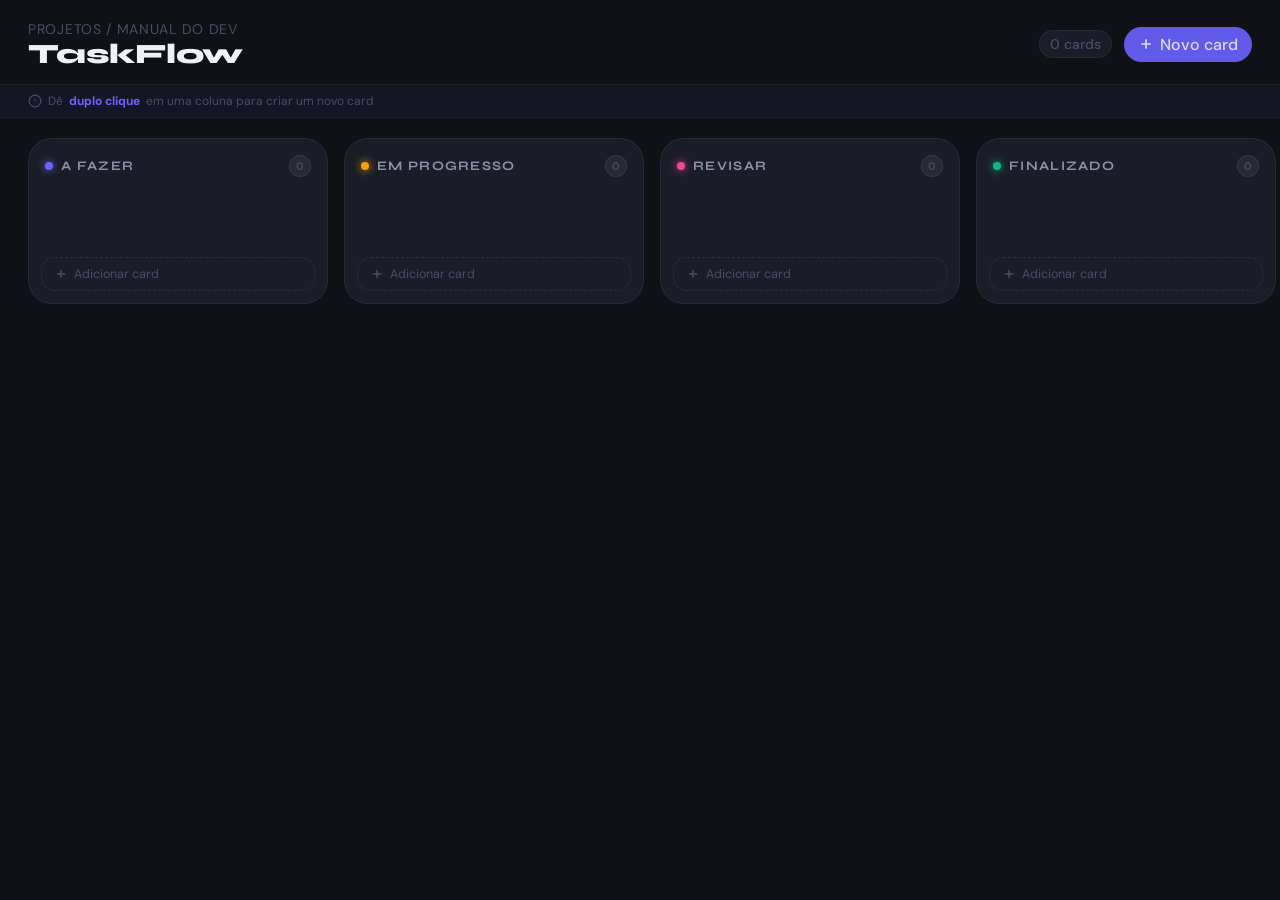
<file: index.html>
<!DOCTYPE html>
<html lang="pt-BR">

<head>
    <meta charset="UTF-8">
    <meta http-equiv="X-UA-Compatible" content="IE=edge">
    <meta name="viewport" content="width=device-width, initial-scale=1.0, viewport-fit=cover" />
    <meta name="description" content="TaskFlow — Seu board de tarefas pessoal" />
    <meta name="theme-color" content="#0f1117" />
    <meta name="apple-mobile-web-app-capable" content="yes" />
    <meta name="apple-mobile-web-app-status-bar-style" content="black-translucent" />
    <meta name="apple-mobile-web-app-title" content="TaskFlow" />
    <meta name="mobile-web-app-capable" content="yes">
    <link rel="manifest" href="manifest.json" />
    <link rel="apple-touch-icon" href="./icones/icon-192.png" />
    <link rel="preconnect" href="https://fonts.googleapis.com">
    <link rel="preconnect" href="https://fonts.gstatic.com" crossorigin>
    <link
        href="https://fonts.googleapis.com/css2?family=Syne:wght@400;600;700;800&family=DM+Sans:ital,opsz,wght@0,9..40,300;0,9..40,400;0,9..40,500;1,9..40,300&display=swap"
        rel="stylesheet">
    <title>TaskFlow</title>
    <link rel="stylesheet" href="./css/main.css">
</head>

<body>
    <main>
        <header class="app-header">
            <div class="header-left">
                <span class="breadcrumb">Projetos / Manual do Dev</span>
                <h1>TaskFlow</h1>
            </div>
            <div class="header-right">
                <div class="board-stats" id="boardStats">
                    <span class="stat" id="totalCards">0 cards</span>
                </div>
                <button class="btn-add-hint" id="addHintBtn" title="Dê duplo clique em uma coluna para criar um card">
                    <svg width="16" height="16" viewBox="0 0 24 24" fill="none" stroke="currentColor"
                        stroke-width="2.5">
                        <line x1="12" y1="5" x2="12" y2="19" />
                        <line x1="5" y1="12" x2="19" y2="12" />
                    </svg>
                    Novo card
                </button>
            </div>
        </header>

        <div class="hint-bar" id="hintBar">
            <svg width="14" height="14" viewBox="0 0 24 24" fill="none" stroke="currentColor" stroke-width="2">
                <circle cx="12" cy="12" r="10" />
                <line x1="12" y1="8" x2="12" y2="12" />
                <line x1="12" y1="16" x2="12.01" y2="16" />
            </svg>
            Dê <strong>duplo clique</strong> em uma coluna para criar um novo card
        </div>

        <section class="main-columns" id="boardColumns">
            <div class="columns-column" data-column="todo">
                <div class="column-header">
                    <span class="column-dot dot-todo"></span>
                    <h2 class="column__title">A fazer</h2>
                    <span class="column-count" id="count-todo">0</span>
                </div>
                <div class="column__cards" data-column-id="todo"></div>
                <button class="btn-add-card" data-column-id="todo">
                    <svg width="14" height="14" viewBox="0 0 24 24" fill="none" stroke="currentColor"
                        stroke-width="2.5">
                        <line x1="12" y1="5" x2="12" y2="19" />
                        <line x1="5" y1="12" x2="19" y2="12" />
                    </svg>
                    Adicionar card
                </button>
            </div>

            <div class="columns-column" data-column="in-progress">
                <div class="column-header">
                    <span class="column-dot dot-progress"></span>
                    <h2 class="column__title">Em progresso</h2>
                    <span class="column-count" id="count-in-progress">0</span>
                </div>
                <div class="column__cards" data-column-id="in-progress"></div>
                <button class="btn-add-card" data-column-id="in-progress">
                    <svg width="14" height="14" viewBox="0 0 24 24" fill="none" stroke="currentColor"
                        stroke-width="2.5">
                        <line x1="12" y1="5" x2="12" y2="19" />
                        <line x1="5" y1="12" x2="19" y2="12" />
                    </svg>
                    Adicionar card
                </button>
            </div>

            <div class="columns-column" data-column="revisar">
                <div class="column-header">
                    <span class="column-dot dot-review"></span>
                    <h2 class="column__title">Revisar</h2>
                    <span class="column-count" id="count-revisar">0</span>
                </div>
                <div class="column__cards" data-column-id="revisar"></div>
                <button class="btn-add-card" data-column-id="revisar">
                    <svg width="14" height="14" viewBox="0 0 24 24" fill="none" stroke="currentColor"
                        stroke-width="2.5">
                        <line x1="12" y1="5" x2="12" y2="19" />
                        <line x1="5" y1="12" x2="19" y2="12" />
                    </svg>
                    Adicionar card
                </button>
            </div>

            <div class="columns-column" data-column="finalizado">
                <div class="column-header">
                    <span class="column-dot dot-done"></span>
                    <h2 class="column__title">Finalizado</h2>
                    <span class="column-count" id="count-finalizado">0</span>
                </div>
                <div class="column__cards" data-column-id="finalizado"></div>
                <button class="btn-add-card" data-column-id="finalizado">
                    <svg width="14" height="14" viewBox="0 0 24 24" fill="none" stroke="currentColor"
                        stroke-width="2.5">
                        <line x1="12" y1="5" x2="12" y2="19" />
                        <line x1="5" y1="12" x2="19" y2="12" />
                    </svg>
                    Adicionar card
                </button>
            </div>
        </section>
    </main>

    <!-- Toast notification -->
    <div class="toast" id="toast"></div>

    <script src="./JS/main.js"></script>
</body>

</html>
</file>
<file: css/main.css>
/* =============================================
   TaskFlow — Design System
   Aesthetic: Dark editorial with neon accents
   ============================================= */

@import url('https://fonts.googleapis.com/css2?family=Syne:wght@400;600;700;800&family=DM+Sans:ital,opsz,wght@0,9..40,300;0,9..40,400;0,9..40,500;1,9..40,300&display=swap');

:root {
    --bg-primary: #0f1117;
    --bg-secondary: #161822;
    --bg-column: #1a1d27;
    --bg-card: #1f2235;
    --bg-card-hover: #242840;

    --accent-todo: #6c63ff;
    --accent-progress: #f59e0b;
    --accent-review: #ec4899;
    --accent-done: #10b981;

    --priority-low: #10b981;
    --priority-medium: #f59e0b;
    --priority-high: #ef4444;

    --text-primary: #f0f0f8;
    --text-secondary: #8b8fa8;
    --text-muted: #4a4d65;

    --border-subtle: rgba(255,255,255,0.06);
    --border-card: rgba(255,255,255,0.08);

    --radius-sm: 8px;
    --radius-md: 14px;
    --radius-lg: 20px;
    --radius-xl: 24px;

    --shadow-card: 0 4px 24px rgba(0,0,0,0.4), 0 1px 4px rgba(0,0,0,0.3);
    --shadow-card-hover: 0 8px 32px rgba(0,0,0,0.5), 0 2px 8px rgba(0,0,0,0.4);

    --font-display: 'Syne', sans-serif;
    --font-body: 'DM Sans', sans-serif;

    --transition: 0.18s cubic-bezier(0.4, 0, 0.2, 1);
}

/* ---- Reset ---- */
*, *::before, *::after {
    margin: 0;
    padding: 0;
    box-sizing: border-box;
}

html {
    font-size: 62.5%;
    scroll-behavior: smooth;
}

body {
    background-color: var(--bg-primary);
    color: var(--text-primary);
    font-family: var(--font-body);
    font-size: 1.6rem;
    min-height: 100dvh;
    overflow-x: hidden;
}

main {
    position: relative;
    z-index: 1;
    display: flex;
    flex-direction: column;
    height: 100dvh;
    padding: 0;
    overflow: hidden;
}

.app-header {
    display: flex;
    align-items: center;
    justify-content: space-between;
    padding: 2rem 2.8rem 1.6rem;
    border-bottom: 1px solid var(--border-subtle);
    flex-shrink: 0;
    gap: 1.6rem;
    flex-wrap: wrap;
}

.header-left {
    display: flex;
    flex-direction: column;
    gap: 0.2rem;
}

.breadcrumb {
    font-family: var(--font-body);
    font-size: 1.4rem;
    font-weight: 400;
    color: var(--text-muted);
    letter-spacing: 0.05em;
    text-transform: uppercase;
}

.app-header h1 {
    font-family: var(--font-display);
    font-size: 2.8rem;
    font-weight: 800;
    color: var(--text-primary);
    letter-spacing: -0.02em;
    line-height: 1;
}

.title-accent {
    color: var(--accent-todo);
    font-size: 1em;
    vertical-align: super;
}

.header-right {
    display: flex;
    align-items: center;
    gap: 1.2rem;
}

.board-stats {
    display: flex;
    gap: 0.8rem;
}

.stat {
    font-family: var(--font-body);
    font-size: 1.4rem;
    font-weight: 500;
    color: var(--text-muted);
    background: var(--bg-column);
    border: 1px solid var(--border-subtle);
    padding: 0.4rem 1rem;
    border-radius: 100px;
}

.btn-add-hint {
    display: flex;
    align-items: center;
    gap: 0.6rem;
    font-family: var(--font-body);
    font-size: 1.6rem;
    font-weight: 500;
    color: var(--text-primary);
    background: var(--accent-todo);
    border: none;
    padding: 0.7rem 1.4rem;
    border-radius: 100px;
    cursor: pointer;
    transition: var(--transition);
    opacity: 0.9;
}

.btn-add-hint:hover {
    opacity: 1;
    transform: translateY(-1px);
    box-shadow: 0 4px 16px rgba(108, 99, 255, 0.4);
}

/* ---- Hint Bar ---- */
.hint-bar {
    display: flex;
    align-items: center;
    gap: 0.6rem;
    padding: 0.8rem 2.8rem;
    font-size: 1.2rem;
    color: var(--text-muted);
    background: rgba(108, 99, 255, 0.06);
    border-bottom: 1px solid rgba(108, 99, 255, 0.1);
    flex-shrink: 0;
    animation: slideDown 0.4s ease forwards;
}

.hint-bar strong {
    color: var(--accent-todo);
}

.hint-bar.hidden {
    display: none;
}

@keyframes slideDown {
    from { opacity: 0; transform: translateY(-8px); }
    to { opacity: 1; transform: translateY(0); }
}

/* ---- Columns Board ---- */
.main-columns {
    display: flex;
    gap: 1.6rem;
    padding: 2rem 2.8rem 2rem;
    overflow-x: auto;
    overflow-y: hidden;
    flex: 1;
    align-items: flex-start;
    scrollbar-width: thin;
    scrollbar-color: var(--text-muted) transparent;
}

.main-columns::-webkit-scrollbar {
    height: 6px;
}
.main-columns::-webkit-scrollbar-track {
    background: transparent;
}
.main-columns::-webkit-scrollbar-thumb {
    background: var(--text-muted);
    border-radius: 100px;
}

/* ---- Column ---- */
.columns-column {
    flex: 0 0 300px;
    min-width: 0;
    background: var(--bg-column);
    border: 1px solid var(--border-subtle);
    border-radius: var(--radius-xl);
    display: flex;
    flex-direction: column;
    max-height: calc(100dvh - 180px);
    transition: var(--transition);
    overflow: hidden;
}

.columns-column:hover {
    border-color: var(--border-card);
}

.column-header {
    display: flex;
    align-items: center;
    gap: 0.8rem;
    padding: 1.6rem 1.6rem 1.2rem;
    flex-shrink: 0;
}

.column-dot {
    width: 8px;
    height: 8px;
    border-radius: 50%;
    flex-shrink: 0;
}

.dot-todo { background: var(--accent-todo); box-shadow: 0 0 8px var(--accent-todo); }
.dot-progress { background: var(--accent-progress); box-shadow: 0 0 8px var(--accent-progress); }
.dot-review { background: var(--accent-review); box-shadow: 0 0 8px var(--accent-review); }
.dot-done { background: var(--accent-done); box-shadow: 0 0 8px var(--accent-done); }

.column__title {
    font-family: var(--font-display);
    font-size: 1.3rem;
    font-weight: 700;
    color: var(--text-secondary);
    text-transform: uppercase;
    letter-spacing: 0.1em;
    flex: 1;
}

.column-count {
    font-family: var(--font-body);
    font-size: 1.1rem;
    font-weight: 600;
    color: var(--text-muted);
    background: rgba(255,255,255,0.06);
    border: 1px solid var(--border-subtle);
    min-width: 2.2rem;
    height: 2.2rem;
    border-radius: 100px;
    display: flex;
    align-items: center;
    justify-content: center;
    padding: 0 0.6rem;
    transition: var(--transition);
}

/* ---- Cards dos Area ---- */
.column__cards {
    flex: 1;
    overflow-y: auto;
    overflow-x: hidden;
    padding: 0.4rem 1.2rem;
    display: flex;
    flex-direction: column;
    gap: 1rem;
    scrollbar-width: thin;
    scrollbar-color: var(--text-muted) transparent;
    min-height: 60px;
}

.column__cards::-webkit-scrollbar {
    width: 4px;
}
.column__cards::-webkit-scrollbar-thumb {
    background: var(--text-muted);
    border-radius: 100px;
}

/* ---- Drop Highlight ---- */
.column__cards.column--highlight {
    background: rgba(108, 99, 255, 0.05);
    border-radius: var(--radius-lg);
    outline: 2px dashed rgba(108, 99, 255, 0.4);
    outline-offset: -4px;
}

/* ---- Add Card Button ---- */
.btn-add-card {
    display: flex;
    align-items: center;
    gap: 0.6rem;
    margin: 0.8rem 1.2rem 1.2rem;
    padding: 0.8rem 1.2rem;
    background: transparent;
    border: 1px dashed var(--border-card);
    border-radius: var(--radius-md);
    color: var(--text-muted);
    font-family: var(--font-body);
    font-size: 1.25rem;
    cursor: pointer;
    transition: var(--transition);
    text-align: left;
    width: calc(100% - 2.4rem);
    flex-shrink: 0;
}

.btn-add-card:hover {
    background: rgba(108, 99, 255, 0.08);
    border-color: var(--accent-todo);
    color: var(--accent-todo);
}

/* ---- Card ---- */
.card {
    background: var(--bg-card);
    border: 1px solid var(--border-card);
    border-radius: var(--radius-md);
    padding: 1.2rem 1.4rem;
    display: flex;
    flex-direction: column;
    gap: 1rem;
    cursor: grab;
    box-shadow: var(--shadow-card);
    transition: transform var(--transition), box-shadow var(--transition), opacity var(--transition), background var(--transition);
    position: relative;
    overflow: hidden;
    animation: cardIn 0.25s cubic-bezier(0.4, 0, 0.2, 1) forwards;
    flex-shrink: 0;
}

@keyframes cardIn {
    from { opacity: 0; transform: translateY(8px) scale(0.97); }
    to { opacity: 1; transform: translateY(0) scale(1); }
}

.card::before {
    content: '';
    position: absolute;
    left: 0;
    top: 0;
    bottom: 0;
    width: 3px;
    border-radius: var(--radius-sm) 0 0 var(--radius-sm);
    transition: var(--transition);
}

.card.baixa::before { background: var(--priority-low); }
.card.media::before { background: var(--priority-medium); }
.card.alta::before { background: var(--priority-high); }
.card.card__taxado::before { background: var(--text-muted); }

.card:hover {
    background: var(--bg-card-hover);
    box-shadow: var(--shadow-card-hover);
    transform: translateY(-2px);
}

.card:active {
    cursor: grabbing;
}

.card.dragging {
    opacity: 0.4;
    transform: rotate(2deg) scale(0.97);
}

/* ---- Card Inner Layout ---- */
.card__header {
    display: flex;
    align-items: flex-start;
    gap: 1rem;
}

.card__check {
    width: 1.6rem;
    height: 1.6rem;
    border-radius: 50%;
    flex-shrink: 0;
    margin-top: 0.2rem;
    cursor: pointer;
    accent-color: var(--accent-todo);
}

.card__text {
    flex: 1;
    font-family: var(--font-body);
    font-size: 1.4rem;
    font-weight: 400;
    color: var(--text-primary);
    line-height: 1.5;
    outline: none;
    min-height: 2.1rem;
    word-break: break-word;
}

.card__text:focus {
    color: var(--text-primary);
}

.card__text[contenteditable="true"]:empty::before {
    content: 'Escreva aqui…';
    color: var(--text-muted);
    font-style: italic;
    pointer-events: none;
}

.card__footer {
    display: flex;
    align-items: center;
    justify-content: space-between;
    gap: 0.8rem;
}

.card__importancia {
    font-family: var(--font-body);
    font-size: 1.1rem;
    font-weight: 500;
    color: var(--text-muted);
    background: rgba(255,255,255,0.05);
    border: 1px solid var(--border-subtle);
    border-radius: 100px;
    padding: 0.3rem 0.9rem;
    cursor: pointer;
    appearance: none;
    -webkit-appearance: none;
    transition: var(--transition);
    outline: none;
}

.card__importancia:hover, .card__importancia:focus {
    background: rgba(255,255,255,0.1);
    border-color: var(--border-card);
}

.card.baixa .card__importancia { color: var(--priority-low); border-color: rgba(16, 185, 129, 0.3); }
.card.media .card__importancia { color: var(--priority-medium); border-color: rgba(245, 158, 11, 0.3); }
.card.alta .card__importancia { color: var(--priority-high); border-color: rgba(239, 68, 68, 0.3); }

.card__delete {
    width: 2.4rem;
    height: 2.4rem;
    display: flex;
    align-items: center;
    justify-content: center;
    background: transparent;
    border: none;
    border-radius: var(--radius-sm);
    color: var(--text-muted);
    cursor: pointer;
    transition: var(--transition);
    opacity: 0;
    flex-shrink: 0;
}

.card:hover .card__delete {
    opacity: 1;
}

.card__delete:hover {
    background: rgba(239, 68, 68, 0.15);
    color: var(--priority-high);
}

/* ---- Checked / Taxado ---- */
.card.card__taxado {
    opacity: 0.5;
}

.card.card__taxado .card__text {
    text-decoration: line-through;
    color: var(--text-muted);
}

/* ---- Toast ---- */
.toast {
    position: fixed;
    bottom: 2.4rem;
    left: 50%;
    transform: translateX(-50%) translateY(20px);
    background: var(--bg-card);
    border: 1px solid var(--border-card);
    color: var(--text-primary);
    font-family: var(--font-body);
    font-size: 1.3rem;
    padding: 0.9rem 1.8rem;
    border-radius: 100px;
    box-shadow: 0 8px 32px rgba(0,0,0,0.4);
    opacity: 0;
    transition: all 0.3s cubic-bezier(0.4, 0, 0.2, 1);
    pointer-events: none;
    white-space: nowrap;
    z-index: 999;
}

.toast.show {
    opacity: 1;
    transform: translateX(-50%) translateY(0);
}

/* Tablets & desktops */
@media (max-width: 900px) {
    .app-header {
        padding: 1.6rem 2rem 1.2rem;
    }
    .main-columns {
        padding: 1.6rem 2rem;
        gap: 1.2rem;
    }
    .columns-column {
        flex: 0 0 260px;
    }
}

/* Mobile */
@media (max-width: 600px) {
    .app-header {
        padding: 1.4rem 1.6rem 1rem;
        flex-wrap: nowrap;
    }
    .app-header h1 {
        font-size: 2.2rem;
    }
    .board-stats {
        display: none;
    }
    .btn-add-hint span {
        display: none;
    }
    .hint-bar {
        padding: 0.7rem 1.6rem;
        font-size: 1.15rem;
    }
    .main-columns {
        padding: 1.2rem 1.2rem 1.6rem;
        gap: 1rem;
        scroll-snap-type: x mandatory;
        -webkit-overflow-scrolling: touch;
    }
    .columns-column {
        flex: 0 0 82vw;
        max-height: calc(100dvh - 160px);
        scroll-snap-align: start;
    }
    .card {
        padding: 1rem 1.2rem;
    }
}

@media (max-width: 360px) {
    .columns-column {
        flex: 0 0 88vw;
    }
}
</file>
<file: TaskFlow-Manipulacao-DOM/css/main.css>
/* =============================================
   TaskFlow — Design System
   Aesthetic: Dark editorial with neon accents
   ============================================= */

@import url('https://fonts.googleapis.com/css2?family=Syne:wght@400;600;700;800&family=DM+Sans:ital,opsz,wght@0,9..40,300;0,9..40,400;0,9..40,500;1,9..40,300&display=swap');

:root {
    --bg-primary: #0f1117;
    --bg-secondary: #161822;
    --bg-column: #1a1d27;
    --bg-card: #1f2235;
    --bg-card-hover: #242840;

    --accent-todo: #6c63ff;
    --accent-progress: #f59e0b;
    --accent-review: #ec4899;
    --accent-done: #10b981;

    --priority-low: #10b981;
    --priority-medium: #f59e0b;
    --priority-high: #ef4444;

    --text-primary: #f0f0f8;
    --text-secondary: #8b8fa8;
    --text-muted: #4a4d65;

    --border-subtle: rgba(255,255,255,0.06);
    --border-card: rgba(255,255,255,0.08);

    --radius-sm: 8px;
    --radius-md: 14px;
    --radius-lg: 20px;
    --radius-xl: 24px;

    --shadow-card: 0 4px 24px rgba(0,0,0,0.4), 0 1px 4px rgba(0,0,0,0.3);
    --shadow-card-hover: 0 8px 32px rgba(0,0,0,0.5), 0 2px 8px rgba(0,0,0,0.4);

    --font-display: 'Syne', sans-serif;
    --font-body: 'DM Sans', sans-serif;

    --transition: 0.18s cubic-bezier(0.4, 0, 0.2, 1);
}

/* ---- Reset ---- */
*, *::before, *::after {
    margin: 0;
    padding: 0;
    box-sizing: border-box;
}

html {
    font-size: 62.5%;
    scroll-behavior: smooth;
}

body {
    background-color: var(--bg-primary);
    color: var(--text-primary);
    font-family: var(--font-body);
    font-size: 1.6rem;
    min-height: 100dvh;
    overflow-x: hidden;
}

main {
    position: relative;
    z-index: 1;
    display: flex;
    flex-direction: column;
    height: 100dvh;
    padding: 0;
    overflow: hidden;
}

.app-header {
    display: flex;
    align-items: center;
    justify-content: space-between;
    padding: 2rem 2.8rem 1.6rem;
    border-bottom: 1px solid var(--border-subtle);
    flex-shrink: 0;
    gap: 1.6rem;
    flex-wrap: wrap;
}

.header-left {
    display: flex;
    flex-direction: column;
    gap: 0.2rem;
}

.breadcrumb {
    font-family: var(--font-body);
    font-size: 1.4rem;
    font-weight: 400;
    color: var(--text-muted);
    letter-spacing: 0.05em;
    text-transform: uppercase;
}

.app-header h1 {
    font-family: var(--font-display);
    font-size: 2.8rem;
    font-weight: 800;
    color: var(--text-primary);
    letter-spacing: -0.02em;
    line-height: 1;
}

.title-accent {
    color: var(--accent-todo);
    font-size: 1em;
    vertical-align: super;
}

.header-right {
    display: flex;
    align-items: center;
    gap: 1.2rem;
}

.board-stats {
    display: flex;
    gap: 0.8rem;
}

.stat {
    font-family: var(--font-body);
    font-size: 1.4rem;
    font-weight: 500;
    color: var(--text-muted);
    background: var(--bg-column);
    border: 1px solid var(--border-subtle);
    padding: 0.4rem 1rem;
    border-radius: 100px;
}

.btn-add-hint {
    display: flex;
    align-items: center;
    gap: 0.6rem;
    font-family: var(--font-body);
    font-size: 1.6rem;
    font-weight: 500;
    color: var(--text-primary);
    background: var(--accent-todo);
    border: none;
    padding: 0.7rem 1.4rem;
    border-radius: 100px;
    cursor: pointer;
    transition: var(--transition);
    opacity: 0.9;
}

.btn-add-hint:hover {
    opacity: 1;
    transform: translateY(-1px);
    box-shadow: 0 4px 16px rgba(108, 99, 255, 0.4);
}

/* ---- Hint Bar ---- */
.hint-bar {
    display: flex;
    align-items: center;
    gap: 0.6rem;
    padding: 0.8rem 2.8rem;
    font-size: 1.2rem;
    color: var(--text-muted);
    background: rgba(108, 99, 255, 0.06);
    border-bottom: 1px solid rgba(108, 99, 255, 0.1);
    flex-shrink: 0;
    animation: slideDown 0.4s ease forwards;
}

.hint-bar strong {
    color: var(--accent-todo);
}

.hint-bar.hidden {
    display: none;
}

@keyframes slideDown {
    from { opacity: 0; transform: translateY(-8px); }
    to { opacity: 1; transform: translateY(0); }
}

/* ---- Columns Board ---- */
.main-columns {
    display: flex;
    gap: 1.6rem;
    padding: 2rem 2.8rem 2rem;
    overflow-x: auto;
    overflow-y: hidden;
    flex: 1;
    align-items: flex-start;
    scrollbar-width: thin;
    scrollbar-color: var(--text-muted) transparent;
}

.main-columns::-webkit-scrollbar {
    height: 6px;
}
.main-columns::-webkit-scrollbar-track {
    background: transparent;
}
.main-columns::-webkit-scrollbar-thumb {
    background: var(--text-muted);
    border-radius: 100px;
}

/* ---- Column ---- */
.columns-column {
    flex: 0 0 300px;
    min-width: 0;
    background: var(--bg-column);
    border: 1px solid var(--border-subtle);
    border-radius: var(--radius-xl);
    display: flex;
    flex-direction: column;
    max-height: calc(100dvh - 180px);
    transition: var(--transition);
    overflow: hidden;
}

.columns-column:hover {
    border-color: var(--border-card);
}

.column-header {
    display: flex;
    align-items: center;
    gap: 0.8rem;
    padding: 1.6rem 1.6rem 1.2rem;
    flex-shrink: 0;
}

.column-dot {
    width: 8px;
    height: 8px;
    border-radius: 50%;
    flex-shrink: 0;
}

.dot-todo { background: var(--accent-todo); box-shadow: 0 0 8px var(--accent-todo); }
.dot-progress { background: var(--accent-progress); box-shadow: 0 0 8px var(--accent-progress); }
.dot-review { background: var(--accent-review); box-shadow: 0 0 8px var(--accent-review); }
.dot-done { background: var(--accent-done); box-shadow: 0 0 8px var(--accent-done); }

.column__title {
    font-family: var(--font-display);
    font-size: 1.3rem;
    font-weight: 700;
    color: var(--text-secondary);
    text-transform: uppercase;
    letter-spacing: 0.1em;
    flex: 1;
}

.column-count {
    font-family: var(--font-body);
    font-size: 1.1rem;
    font-weight: 600;
    color: var(--text-muted);
    background: rgba(255,255,255,0.06);
    border: 1px solid var(--border-subtle);
    min-width: 2.2rem;
    height: 2.2rem;
    border-radius: 100px;
    display: flex;
    align-items: center;
    justify-content: center;
    padding: 0 0.6rem;
    transition: var(--transition);
}

/* ---- Cards dos Area ---- */
.column__cards {
    flex: 1;
    overflow-y: auto;
    overflow-x: hidden;
    padding: 0.4rem 1.2rem;
    display: flex;
    flex-direction: column;
    gap: 1rem;
    scrollbar-width: thin;
    scrollbar-color: var(--text-muted) transparent;
    min-height: 60px;
}

.column__cards::-webkit-scrollbar {
    width: 4px;
}
.column__cards::-webkit-scrollbar-thumb {
    background: var(--text-muted);
    border-radius: 100px;
}

/* ---- Drop Highlight ---- */
.column__cards.column--highlight {
    background: rgba(108, 99, 255, 0.05);
    border-radius: var(--radius-lg);
    outline: 2px dashed rgba(108, 99, 255, 0.4);
    outline-offset: -4px;
}

/* ---- Add Card Button ---- */
.btn-add-card {
    display: flex;
    align-items: center;
    gap: 0.6rem;
    margin: 0.8rem 1.2rem 1.2rem;
    padding: 0.8rem 1.2rem;
    background: transparent;
    border: 1px dashed var(--border-card);
    border-radius: var(--radius-md);
    color: var(--text-muted);
    font-family: var(--font-body);
    font-size: 1.25rem;
    cursor: pointer;
    transition: var(--transition);
    text-align: left;
    width: calc(100% - 2.4rem);
    flex-shrink: 0;
}

.btn-add-card:hover {
    background: rgba(108, 99, 255, 0.08);
    border-color: var(--accent-todo);
    color: var(--accent-todo);
}

/* ---- Card ---- */
.card {
    background: var(--bg-card);
    border: 1px solid var(--border-card);
    border-radius: var(--radius-md);
    padding: 1.2rem 1.4rem;
    display: flex;
    flex-direction: column;
    gap: 1rem;
    cursor: grab;
    box-shadow: var(--shadow-card);
    transition: transform var(--transition), box-shadow var(--transition), opacity var(--transition), background var(--transition);
    position: relative;
    overflow: hidden;
    animation: cardIn 0.25s cubic-bezier(0.4, 0, 0.2, 1) forwards;
    flex-shrink: 0;
}

@keyframes cardIn {
    from { opacity: 0; transform: translateY(8px) scale(0.97); }
    to { opacity: 1; transform: translateY(0) scale(1); }
}

.card::before {
    content: '';
    position: absolute;
    left: 0;
    top: 0;
    bottom: 0;
    width: 3px;
    border-radius: var(--radius-sm) 0 0 var(--radius-sm);
    transition: var(--transition);
}

.card.baixa::before { background: var(--priority-low); }
.card.media::before { background: var(--priority-medium); }
.card.alta::before { background: var(--priority-high); }
.card.card__taxado::before { background: var(--text-muted); }

.card:hover {
    background: var(--bg-card-hover);
    box-shadow: var(--shadow-card-hover);
    transform: translateY(-2px);
}

.card:active {
    cursor: grabbing;
}

.card.dragging {
    opacity: 0.4;
    transform: rotate(2deg) scale(0.97);
}

/* ---- Card Inner Layout ---- */
.card__header {
    display: flex;
    align-items: flex-start;
    gap: 1rem;
}

.card__check {
    width: 1.6rem;
    height: 1.6rem;
    border-radius: 50%;
    flex-shrink: 0;
    margin-top: 0.2rem;
    cursor: pointer;
    accent-color: var(--accent-todo);
}

.card__text {
    flex: 1;
    font-family: var(--font-body);
    font-size: 1.4rem;
    font-weight: 400;
    color: var(--text-primary);
    line-height: 1.5;
    outline: none;
    min-height: 2.1rem;
    word-break: break-word;
}

.card__text:focus {
    color: var(--text-primary);
}

.card__text[contenteditable="true"]:empty::before {
    content: 'Escreva aqui…';
    color: var(--text-muted);
    font-style: italic;
    pointer-events: none;
}

.card__footer {
    display: flex;
    align-items: center;
    justify-content: space-between;
    gap: 0.8rem;
}

.card__importancia {
    font-family: var(--font-body);
    font-size: 1.1rem;
    font-weight: 500;
    color: var(--text-muted);
    background: rgba(255,255,255,0.05);
    border: 1px solid var(--border-subtle);
    border-radius: 100px;
    padding: 0.3rem 0.9rem;
    cursor: pointer;
    appearance: none;
    -webkit-appearance: none;
    transition: var(--transition);
    outline: none;
}

.card__importancia:hover, .card__importancia:focus {
    background: rgba(255,255,255,0.1);
    border-color: var(--border-card);
}

.card.baixa .card__importancia { color: var(--priority-low); border-color: rgba(16, 185, 129, 0.3); }
.card.media .card__importancia { color: var(--priority-medium); border-color: rgba(245, 158, 11, 0.3); }
.card.alta .card__importancia { color: var(--priority-high); border-color: rgba(239, 68, 68, 0.3); }

.card__delete {
    width: 2.4rem;
    height: 2.4rem;
    display: flex;
    align-items: center;
    justify-content: center;
    background: transparent;
    border: none;
    border-radius: var(--radius-sm);
    color: var(--text-muted);
    cursor: pointer;
    transition: var(--transition);
    opacity: 0;
    flex-shrink: 0;
}

.card:hover .card__delete {
    opacity: 1;
}

.card__delete:hover {
    background: rgba(239, 68, 68, 0.15);
    color: var(--priority-high);
}

/* ---- Checked / Taxado ---- */
.card.card__taxado {
    opacity: 0.5;
}

.card.card__taxado .card__text {
    text-decoration: line-through;
    color: var(--text-muted);
}

/* ---- Toast ---- */
.toast {
    position: fixed;
    bottom: 2.4rem;
    left: 50%;
    transform: translateX(-50%) translateY(20px);
    background: var(--bg-card);
    border: 1px solid var(--border-card);
    color: var(--text-primary);
    font-family: var(--font-body);
    font-size: 1.3rem;
    padding: 0.9rem 1.8rem;
    border-radius: 100px;
    box-shadow: 0 8px 32px rgba(0,0,0,0.4);
    opacity: 0;
    transition: all 0.3s cubic-bezier(0.4, 0, 0.2, 1);
    pointer-events: none;
    white-space: nowrap;
    z-index: 999;
}

.toast.show {
    opacity: 1;
    transform: translateX(-50%) translateY(0);
}

/* Tablets & desktops */
@media (max-width: 900px) {
    .app-header {
        padding: 1.6rem 2rem 1.2rem;
    }
    .main-columns {
        padding: 1.6rem 2rem;
        gap: 1.2rem;
    }
    .columns-column {
        flex: 0 0 260px;
    }
}

/* Mobile */
@media (max-width: 600px) {
    .app-header {
        padding: 1.4rem 1.6rem 1rem;
        flex-wrap: nowrap;
    }
    .app-header h1 {
        font-size: 2.2rem;
    }
    .board-stats {
        display: none;
    }
    .btn-add-hint span {
        display: none;
    }
    .hint-bar {
        padding: 0.7rem 1.6rem;
        font-size: 1.15rem;
    }
    .main-columns {
        padding: 1.2rem 1.2rem 1.6rem;
        gap: 1rem;
        scroll-snap-type: x mandatory;
        -webkit-overflow-scrolling: touch;
    }
    .columns-column {
        flex: 0 0 82vw;
        max-height: calc(100dvh - 160px);
        scroll-snap-align: start;
    }
    .card {
        padding: 1rem 1.2rem;
    }
}

@media (max-width: 360px) {
    .columns-column {
        flex: 0 0 88vw;
    }
}
</file>
